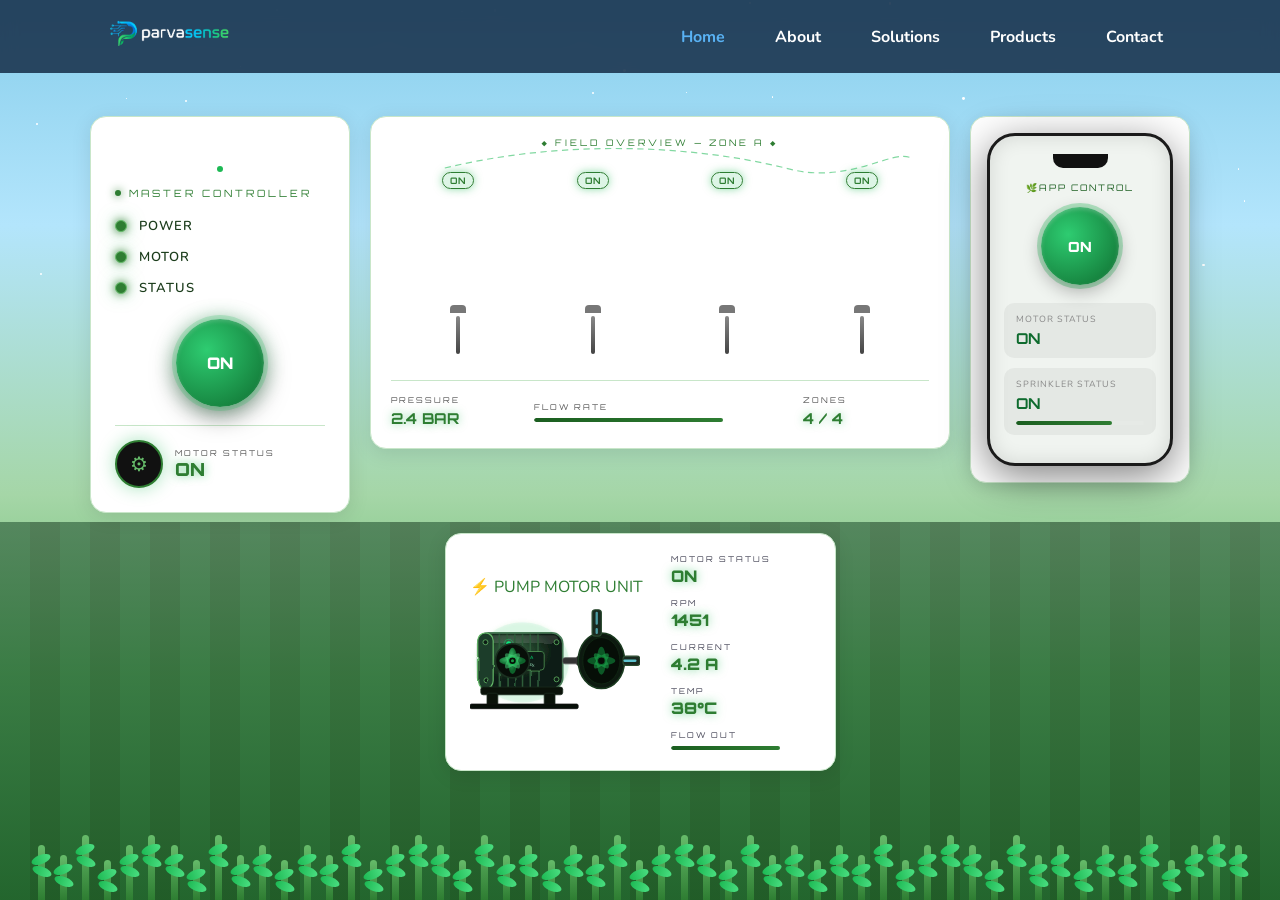
<file: demo.html>
<!DOCTYPE html>
<html lang="en">
<head>
<meta charset="UTF-8">
<meta name="viewport" content="width=device-width, initial-scale=1.0">
<title>Parvasense Agri Solutions</title>
<link rel="icon" href="./favicon.ico">
<link rel="icon" type="image/png" sizes="32x32" href="./favicon-32x32.png">
<link rel="icon" type="image/png" sizes="16x16" href="./favicon-16x16.png">
<link rel="apple-touch-icon" href="./apple-touch-icon.png">
<link rel="manifest" href="./site.webmanifest">

<link rel="stylesheet" href ="./style.css">
<link href="https://fonts.googleapis.com/css2?family=Orbitron:wght@400;700;900&family=Exo+2:wght@300;400;600&display=swap" rel="stylesheet">
<style>
:root {
  --green: #2e7d32;
  --dark-green: #1b5e20;
  --light-green: #66bb6a;
  --bg: #e8f5e9;
  --panel: #ffffff;
  --border: #c8e6c9;
  --text: #1b3c1b;
}
  * { margin: 0; padding: 0; box-sizing: border-box; }
  body { background: var(--bg); font-family: 'Exo 2', sans-serif; color: var(--text); min-height: 100vh; overflow-x: hidden; }

  .scene {
    position: relative; width: 100%; min-height: 100vh;
   background: linear-gradient(
    to bottom,
    #87ceeb 0%,
    #b3e5fc 25%,
    #a5d6a7 55%,
    #66bb6a 75%,
    #388e3c 100%
    );
    overflow: hidden; display: flex; flex-direction: column; align-items: center; padding-bottom: 40px;
    padding-top: 64px;
  }

  .stars { position: absolute; top: 0; left: 0; width: 100%; height: 50%; pointer-events: none; }
  .star { position: absolute; background: white; border-radius: 50%; animation: twinkle 2s infinite alternate; }
  @keyframes twinkle { from{opacity:0.2;transform:scale(1)} to{opacity:1;transform:scale(1.4)} }

  .field { position: absolute; bottom: 0; left: 0; right: 0; height: 42%; background: repeating-linear-gradient(90deg,#0e3d1f 0px,#0e3d1f 30px,#0a2a13 30px,#0a2a13 60px); opacity: 0.5; }

  .crops { position: absolute; bottom: 0; left: 0; right: 0; height: 38%; display: flex; align-items: flex-end; justify-content: space-around; padding: 0 30px; pointer-events: none; }
  .crop { width: 7px; height: 55px; background: linear-gradient(to top, #2e7d32, #66bb6a); border-radius: 4px 4px 0 0; position: relative; animation: sway 3s ease-in-out infinite; }
  .crop:nth-child(2n){animation-delay:-0.5s;height:45px}
  .crop:nth-child(3n){animation-delay:-1s;height:65px}
  .crop:nth-child(4n){animation-delay:-1.5s;height:40px}
  .crop::before,.crop::after { content:''; position:absolute; background:linear-gradient(to right,#1db954,#4ade80); border-radius:50%; width:20px; height:9px; }
  .crop::before{top:10px;left:-7px;transform:rotate(-20deg)}
  .crop::after{top:22px;right:-7px;transform:rotate(20deg)}
  @keyframes sway { 0%,100%{transform:rotate(-2deg)} 50%{transform:rotate(2deg)} }

  .header { width:100%; max-width:1140px; padding:16px 20px 0; display:flex; align-items:center; justify-content:flex-end; z-index:10; }

  .ui { position:relative; z-index:10; width:100%; max-width:1140px; padding:20px; display:grid; grid-template-columns:260px 1fr 220px; gap:20px; align-items:start; margin-top:16px; }

  .panel {background: #ffffff; border:1px solid var(--border); border-radius:16px; backdrop-filter:blur(14px); box-shadow: 0 4px 20px rgba(0,0,0,0.1),inset 0 1px 0 rgba(255,255,255,0.04); }

  /* LEFT */
  .controller { padding:24px; }
  .ctrl-title { font-family:'Orbitron',monospace; font-size:10px; letter-spacing:3px; color:var(--green); text-transform:uppercase; margin-bottom:18px; display:flex; align-items:center; gap:8px; }
  .ctrl-title::before { content:''; width:6px; height:6px; background:var(--green); border-radius:50%; box-shadow:0 0 8px var(--green); animation:blink 1s infinite; }
  @keyframes blink { 0%,100%{opacity:1} 50%{opacity:0.2} }

  .wifi-wrap { display:flex; justify-content:center; margin-bottom:14px; }
  .wifi-wrap svg { width:42px; height:32px; }
  .warc { animation:wifiAnim 1.5s ease-in-out infinite; opacity:0; fill:none; stroke:#1db954; stroke-linecap:round; stroke-width:2.4; }
  .warc:nth-child(1){animation-delay:0s} .warc:nth-child(2){animation-delay:0.3s} .warc:nth-child(3){animation-delay:0.6s}
  @keyframes wifiAnim { 0%{opacity:0} 30%{opacity:1} 100%{opacity:0} }

  .status-list { display:flex; flex-direction:column; gap:13px; margin-bottom:22px; }
  .status-item { display:flex; align-items:center; gap:12px; font-size:13px; font-weight:600; letter-spacing:1px; }
  .led { width:12px; height:12px; border-radius:50%; background:#1a1a1a; border:1px solid #333; transition:all 0.4s; flex-shrink:0; }
  .led.on { background:var(--green); box-shadow:0 0 10px var(--green),0 0 20px rgba(29,185,84,0.4); border-color:var(--light-green); }
  .led.pulse.on { animation:ledPulse 1.5s ease-in-out infinite; }
  @keyframes ledPulse { 0%,100%{box-shadow:0 0 10px var(--green),0 0 20px rgba(29,185,84,0.4)} 50%{box-shadow:0 0 20px var(--green),0 0 40px rgba(29,185,84,0.7)} }

  .big-btn-wrap { display:flex; justify-content:center; }
  .big-btn { width:88px; height:88px; border-radius:50%; border:none; cursor:pointer; font-family:'Orbitron',monospace; font-size:16px; font-weight:900; color:#fff; background:radial-gradient(circle at 35% 35%,#2ecc71,#0e6b2e); box-shadow:0 0 0 4px rgba(29,185,84,0.2),0 0 20px rgba(29,185,84,0.4),0 8px 24px rgba(0,0,0,0.5),inset 0 2px 4px rgba(255,255,255,0.2); transition:all 0.3s; }
  .big-btn.off { background:radial-gradient(circle at 35% 35%,#666,#222); box-shadow:0 0 0 4px rgba(100,100,100,0.2),0 8px 24px rgba(0,0,0,0.5); }
  .big-btn:active { transform:scale(0.95); }
  .big-btn.on { animation:btnGlow 2s ease-in-out infinite; }
  @keyframes btnGlow {
    0%,100%{box-shadow:0 0 0 4px rgba(29,185,84,0.2),0 0 20px rgba(29,185,84,0.4),0 8px 24px rgba(0,0,0,0.5)}
    50%{box-shadow:0 0 0 8px rgba(29,185,84,0.3),0 0 40px rgba(29,185,84,0.7),0 8px 24px rgba(0,0,0,0.5)}
  }

  .motor-row { display:flex; align-items:center; gap:12px; margin-top:18px; padding-top:14px; border-top:1px solid var(--border); }
  .motor-icon { width:48px; height:48px; border-radius:50%; background:#111; border:2px solid #333; display:flex; align-items:center; justify-content:center; font-size:20px;  color: #66bb6a; transition:all 0.4s; }
  .motor-icon.spin { border-color:var(--green); box-shadow:0 0 18px rgba(29,185,84,0.4); animation:motorSpin 1.8s linear infinite; }
  @keyframes motorSpin { from{transform:rotate(0deg)} to{transform:rotate(360deg)} }
  .motor-lbl { font-family:'Orbitron',monospace; font-size:8px; letter-spacing:2px; color:#555; }
  .motor-val { font-family:'Orbitron',monospace; font-size:18px; font-weight:900; color:#333; transition:all 0.4s; }
  .motor-val.on { color:var(--green); text-shadow:0 0 10px rgba(29,185,84,0.6); }

  /* CENTER */
  .field-panel { padding:20px; }
  .field-title { font-family:'Orbitron',monospace; font-size:9px; letter-spacing:3px; color:var(--green); margin-bottom:14px; text-align:center; }
  .sprinklers { display:flex; justify-content:space-around; align-items:flex-end; height:200px; position:relative; padding-bottom:8px; }
  .sig-svg { position:absolute; top:-24px; left:0; width:100%; height:40px; pointer-events:none; }
  .sig-arc { fill:none; stroke:rgba(29,185,84,0.55); stroke-width:1.2; stroke-dasharray:7 5; animation:sigFlow 2s linear infinite; }
  @keyframes sigFlow { from{stroke-dashoffset:0} to{stroke-dashoffset:-48} }
  .sprinkler-unit { display:flex; flex-direction:column; align-items:center; gap:3px;}
  .spray-svg { width:80px; height:110px; overflow:visible; }
  .water-arc { fill:none; stroke:#29b6f6; stroke-width:1.8; stroke-linecap:round; stroke-dasharray:90; stroke-dashoffset:90; animation:arcSpray 1.3s ease-out infinite; opacity:0; }
  .water-drop {fill:#4fc3f7; animation:dropFall 1.2s ease-in infinite; opacity:0; }
  @keyframes arcSpray { 0%{opacity:0;stroke-dashoffset:90} 25%{opacity:0.9} 80%{opacity:0.5} 100%{opacity:0;stroke-dashoffset:0} }
  @keyframes dropFall { 0%{opacity:0;transform:translateY(0)} 20%{opacity:1} 80%{opacity:0.5} 100%{opacity:0;transform:translateY(14px)} }
  .s-head { width:16px; height:8px; background:#777; border-radius:4px 4px 0 0; }
  .s-pole { width:4px; height:38px; background:linear-gradient(to bottom,#888,#444); border-radius:2px; }
  .on-badge { font-family:'Orbitron',monospace; font-size:9px; font-weight:700; padding:2px 7px; border-radius:10px; letter-spacing:1px; background:rgba(29,185,84,0.15); color:var(--green); border:1px solid var(--green); opacity:0; transition:opacity 0.4s; }
  .on-badge.active { opacity:1; box-shadow:0 0 8px rgba(29,185,84,0.5); animation:badgePulse 1.5s ease-in-out infinite; }
  @keyframes badgePulse { 0%,100%{box-shadow:0 0 8px rgba(29,185,84,0.5)} 50%{box-shadow:0 0 16px rgba(29,185,84,0.9)} }

  .stats-row { display:flex; gap:16px; align-items:center; margin-top:18px; padding-top:14px; border-top:1px solid var(--border); }
  .stat { flex:1; }
  .stat-lbl { font-family:'Orbitron',monospace; font-size:8px; letter-spacing:2px; color:#555; margin-bottom:4px; }
  .stat-val { font-family:'Orbitron',monospace; font-size:15px; font-weight:700; color:#333; transition:all 0.4s; }
  .stat-val.on { color:var(--green); text-shadow:0 0 8px rgba(29,185,84,0.5); }
  .flow-bar { height:4px; background:rgba(255,255,255,0.08); border-radius:2px; margin-top:6px; overflow:hidden; }
  .flow-fill { height:100%; background:linear-gradient(to right,var(--dark-green),var(--green)); border-radius:2px; width:0; transition:width 1s ease; }

  /* RIGHT */
  .phone-panel { padding:16px; }
  .phone-frame { background:#f0f4f0; border-radius:28px; padding:18px 14px; border:3px solid #1a1a1a; box-shadow:inset 0 0 20px rgba(0,0,0,0.12),0 10px 40px rgba(0,0,0,0.5); }
  .phone-notch { width:55px; height:14px; background:#111; border-radius:0 0 10px 10px; margin:0 auto 14px; }
  .app-title { font-family:'Orbitron',monospace; font-size:9px; letter-spacing:2px; color:var(--dark-green); text-align:center; margin-bottom:14px; display:flex; align-items:center; justify-content:center; gap:5px; }
  .phone-btn-wrap { display:flex; justify-content:center; margin-bottom:18px; }
  .phone-btn { width:78px; height:78px; border-radius:50%; border:none; cursor:pointer; font-family:'Orbitron',monospace; font-size:14px; font-weight:900; color:#fff; background:radial-gradient(circle at 35% 35%,#2ecc71,#0e6b2e); box-shadow:0 6px 18px rgba(0,0,0,0.3),0 0 0 4px rgba(29,185,84,0.3),inset 0 2px 4px rgba(255,255,255,0.25); transition:all 0.3s; position:relative; }
  .phone-btn.off { background:radial-gradient(circle at 35% 35%,#bbb,#888); box-shadow:0 6px 18px rgba(0,0,0,0.3); }
  .phone-btn:active { transform:scale(0.93); }
  .phone-btn.on { animation:phoneBtnGlow 2s ease-in-out infinite; }
  @keyframes phoneBtnGlow { 0%,100%{box-shadow:0 6px 18px rgba(0,0,0,0.3),0 0 0 4px rgba(29,185,84,0.3)} 50%{box-shadow:0 6px 18px rgba(0,0,0,0.3),0 0 0 8px rgba(29,185,84,0.5),0 0 28px rgba(29,185,84,0.4)} }
  .phone-btn.on::after { content:''; position:absolute; inset:-4px; border-radius:50%; border:2px solid rgba(29,185,84,0.4); animation:ripple 1.6s ease-out infinite; opacity:0; }
  @keyframes ripple { 0%{transform:scale(0.9);opacity:0.7} 100%{transform:scale(1.5);opacity:0} }
  .p-stat { background:rgba(0,0,0,0.05); border-radius:10px; padding:10px 12px; margin-bottom:10px; }
  .p-lbl { font-size:9px; letter-spacing:1px; color:#888; text-transform:uppercase; margin-bottom:4px; }
  .p-val { font-family:'Orbitron',monospace; font-size:15px; font-weight:700; color:#aaa; transition:all 0.4s; }
  .p-val.on { color:#0e6b2e; }

  /* ── MOTOR BLOCK ── */
.motor-block {
  background: var(--panel);
  border: 1px solid var(--border);
  border-radius: 16px;
  backdrop-filter: blur(14px);
  padding: 20px 24px;
  display: flex;
  align-items: center;
  gap: 28px;
  box-shadow: 0 4px 20px rgba(0,0,0,0.1),
              inset 0 1px 0 rgba(255,255,255,0.04);
}

.motor-block-title {
  color: var(--green);
}

.m-stat-lbl {
  color: #666;
}

.m-stat-val {
  color: var(--text);
}

.m-stat-val.on {
  color: var(--green);
}

  .big-motor-svg { width:170px; height:124px; flex-shrink:0; }

  .pipe-water-flow { stroke-dasharray:14 7; animation:pipeWaterFlow 0.7s linear infinite; }
  @keyframes pipeWaterFlow { from{stroke-dashoffset:0} to{stroke-dashoffset:-42} }
  .big-rotor { transform-origin:54px 60px; }
  .big-rotor.spin { animation:bigRotorSpin 1.0s linear infinite; }
  @keyframes bigRotorSpin { from{transform:rotate(0deg)} to{transform:rotate(360deg)} }
  .impeller-g { transform-origin:170px 66px; }
  .impeller-g.spin { animation:bigRotorSpin 1.0s linear infinite; }
  .motor-body-group.vibrate { animation:motorVibrate 0.15s ease-in-out infinite alternate; }
  @keyframes motorVibrate { from{transform:translateX(0)} to{transform:translateX(0.8px)} }
  .motor-aura { opacity:0; transition:opacity 0.5s; }
  .motor-aura.on { opacity:1; animation:motorGlowPulse 2s ease-in-out infinite; }
  @keyframes motorGlowPulse { 0%,100%{opacity:0.5} 50%{opacity:1} }
  .bubble { fill:rgba(110,231,250,0.7); animation:bubbleRise 1.4s ease-out infinite; opacity:0; }
  @keyframes bubbleRise { 0%{opacity:0;transform:translateY(0) scale(0.5)} 20%{opacity:0.9} 80%{opacity:0.3} 100%{opacity:0;transform:translateY(-22px) scale(1.2)} }

  .motor-stats { display:flex; flex-direction:column; gap:12px; flex:1; }
  .m-stat-row { display:flex; flex-direction:column; }
  .m-stat-lbl { font-family:'Orbitron',monospace; font-size:8px; letter-spacing:2px; color:#445; margin-bottom:2px; }
  .m-stat-val { font-family:'Orbitron',monospace; font-size:16px; font-weight:900; color:#333; transition:all 0.4s; }
  .m-stat-val.on { color:var(--green); text-shadow:0 0 10px rgba(29,185,84,0.6); }

  .motor-glow-ring-big { position:relative; }
  .motor-glow-ring-big::after {
    content:''; position:absolute; inset:-6px; border-radius:50%;
    border:2px solid rgba(29,185,84,0); pointer-events:none; transition:all 0.4s;
  }
  .motor-glow-ring-big.on::after {
    border-color:rgba(29,185,84,0.5);
    box-shadow:0 0 18px rgba(29,185,84,0.4);
    animation:ringPulseBig 1.8s ease-in-out infinite;
  }
  @keyframes ringPulseBig { 0%,100%{box-shadow:0 0 12px rgba(29,185,84,0.4)} 50%{box-shadow:0 0 28px rgba(29,185,84,0.8)} }

  @media(max-width:768px){
  .ui{grid-template-columns:1fr}
  .motor-block{flex-direction:column}
}

@media (max-width: 380px) {
  .scene { padding-top: 56px; }
  .ui {
    grid-template-columns: 1fr;
    gap: 10px;
    padding: 10px;
  }
  .controller { padding: 14px; }
  .big-btn { width: 60px; height: 60px; font-size: 11px; }
  .sprinklers { height: 130px; }
  .spray-svg { width: 55px; height: 45px; }
  .motor-block { flex-direction: column; padding: 12px; gap: 12px; }
  .big-motor-svg { width: 120px; height: 90px; }
  .phone-btn { width: 55px; height: 55px; font-size: 11px; }
}

@media (min-width: 381px) and (max-width: 430px) {
  .scene { padding-top: 60px; }
  .ui { grid-template-columns: 1fr; gap: 12px; padding: 12px; }
  .big-btn { width: 70px; height: 70px; }
  .sprinklers { height: 160px; }
  .spray-svg { width: 65px; height: 75px; }
  .motor-block { flex-direction: column; padding: 16px; }
  .big-motor-svg { width: 140px; height: 105px; }
  .phone-btn { width: 65px; height: 65px; }
}
</style>
</head>
<body>
<header class="navbar js-navbar">
  <div class="logo">
      <img src="./images/logo.png">
  </div>
  <button class="dashicon">&#9776;</button>
  <button class="xIcon js-hide">&#9747;</button>
  <nav class="menu-items js-menu-items">
      <ul>
          <li><a href="index.html" class="active">Home</a></li>
          <li><a href="index.html#About">About</a></li>
          <li><a href="index.html#Solutions">Solutions</a></li>
          <li><a href="index.html#products">Products</a></li>
          <li><a href="contact.html">Contact</a></li>
      </ul>
  </nav>
</header>

<div class="scene">
  <div class="stars" id="stars"></div>
  <div class="field"></div>
  <div class="crops" id="crops"></div>

  <div class="header"></div>

  <div class="ui">
    <!-- LEFT -->
    <div class="panel controller">
      <div class="wifi-wrap">
        <svg viewBox="0 0 42 32" xmlns="http://www.w3.org/2000/svg">
          <circle cx="21" cy="28" r="3" fill="#1db954"/>
          <path class="warc" d="M13 21 Q21 15 29 21"/>
          <path class="warc" d="M6 14 Q21 5 36 14"/>
          <path class="warc" d="M1 7 Q21 -4 41 7"/>
        </svg>
      </div>
      <div class="ctrl-title">Master Controller</div>
      <div class="status-list">
        <div class="status-item"><div class="led on" id="led-pwr"></div> POWER</div>
        <div class="status-item"><div class="led on pulse" id="led-mot"></div> MOTOR</div>
        <div class="status-item"><div class="led on" id="led-sta"></div> STATUS</div>
      </div>
      <div class="big-btn-wrap">
        <button class="big-btn on" id="mainBtn" onclick="toggleSystem()">ON</button>
      </div>
      <div class="motor-row">
        <div class="motor-icon spin" id="mIcon">⚙</div>
        <div>
          <div class="motor-lbl">MOTOR STATUS</div>
          <div class="motor-val on" id="mVal">ON</div>
        </div>
      </div>
    </div>

    <!-- CENTER -->
    <div class="panel field-panel">
      <div class="field-title">◆ FIELD OVERVIEW — ZONE A ◆</div>
      <div class="sprinklers" id="sprinklers">
        <svg class="sig-svg" viewBox="0 0 600 40" preserveAspectRatio="none">
          <path class="sig-arc" d="M60,30 C180,4 320,4 440,30 C510,48 560,10 580,20"/>
        </svg>
      </div>
      <div class="stats-row">
        <div class="stat"><div class="stat-lbl">PRESSURE</div><div class="stat-val on" id="statPres">2.4 BAR</div></div>
        <div class="stat" style="flex:2"><div class="stat-lbl">FLOW RATE</div><div class="flow-bar"><div class="flow-fill" id="flowFill" style="width:75%"></div></div></div>
        <div class="stat"><div class="stat-lbl">ZONES</div><div class="stat-val on" id="statZones">4 / 4</div></div>
      </div>
    </div>

    <!-- RIGHT -->
    <div class="panel phone-panel">
      <div class="phone-frame">
        <div class="phone-notch"></div>
        <div class="app-title">🌿APP CONTROL</div>
        <div class="phone-btn-wrap">
          <button class="phone-btn on" id="phoneBtn" onclick="toggleSystem()">ON</button>
        </div>
        <div class="p-stat"><div class="p-lbl">Motor Status</div><div class="p-val on" id="pMotor">ON</div></div>
        <div class="p-stat">
          <div class="p-lbl">Sprinkler Status</div>
          <div class="p-val on" id="pSpray">ON</div>
          <div class="flow-bar" style="margin-top:8px"><div class="flow-fill" id="pFlow" style="width:75%"></div></div>
        </div>
      </div>
    </div>
  </div>

  <!-- ── MOTOR BLOCK ── -->
  <div class="motor-overlay">
    <div class="motor-block">
      <div>
        <div class="motor-block-title">⚡ PUMP MOTOR UNIT</div>
        <svg class="big-motor-svg" viewBox="0 0 220 130" xmlns="http://www.w3.org/2000/svg">
          <defs>
            <radialGradient id="mbg" cx="40%" cy="35%">
              <stop offset="0%" stop-color="#3a6b45"/>
              <stop offset="100%" stop-color="#0b1a12"/>
            </radialGradient>
            <radialGradient id="rg" cx="40%" cy="40%">
              <stop offset="0%" stop-color="#4ade80"/>
              <stop offset="100%" stop-color="#0e6b2e"/>
            </radialGradient>
            <filter id="mglow">
              <feGaussianBlur stdDeviation="3" result="blur"/>
              <feMerge><feMergeNode in="blur"/><feMergeNode in="SourceGraphic"/></feMerge>
            </filter>
            <filter id="heatDistort">
                <feTurbulence type="turbulence" baseFrequency="0.02" numOctaves="2" result="turb"/>
                <feDisplacementMap in="SourceGraphic" in2="turb" scale="2"/>
            </filter>
          </defs>

          <ellipse class="motor-aura on" id="motorAura" cx="68" cy="68" rx="60" ry="52" fill="rgba(29,185,84,0.08)" filter="url(#mglow)"/>

        <g class="motor-body-group vibrate" id="motorBodyGroup" filter="url(#heatDistort)">
        <rect x="10" y="30" width="110" height="72" rx="14" fill="url(#mbg)" stroke="#4a7c59" stroke-width="2.2"/>
        <rect x="14" y="33" width="100" height="10" rx="6" fill="rgba(255,255,255,0.12)"/>
        <g stroke="#2f5d3a" stroke-width="2">
            <line x1="28" y1="32" x2="28" y2="100"/>
            <line x1="38" y1="32" x2="38" y2="100"/>
            <line x1="48" y1="32" x2="48" y2="100"/>
            <line x1="58" y1="32" x2="58" y2="100"/>
            <line x1="68" y1="32" x2="68" y2="100"/>
            <line x1="78" y1="32" x2="78" y2="100"/>
            <line x1="88" y1="32" x2="88" y2="100"/>
        </g>
        <rect x="10" y="30" width="20" height="72" rx="10" fill="#1f3d2b" stroke="#66bb6a" stroke-width="1.5"/>
        <circle cx="20" cy="42" r="3.2" fill="#0f1f14" stroke="#66bb6a"/>
        <circle cx="20" cy="90" r="3.2" fill="#0f1f14" stroke="#66bb6a"/>
        <circle cx="112" cy="42" r="3.2" fill="#0f1f14" stroke="#66bb6a"/>
        <circle cx="112" cy="90" r="3.2" fill="#0f1f14" stroke="#66bb6a"/>
        <rect x="42" y="54" width="54" height="24" rx="4" fill="#0b1a12" stroke="#66bb6a" stroke-width="0.8"/>
        <text x="69" y="64" text-anchor="middle" font-family="Orbitron,monospace" font-size="6" fill="#00ff88" letter-spacing="2">PARVA</text>
        <text x="69" y="73" text-anchor="middle" font-family="Orbitron,monospace" font-size="5" fill="#a7f3d0">MOTOR-3X</text>
        <circle cx="50" cy="44" r="3.2" fill="#00ff88">
            <animate attributeName="opacity" values="1;0.3;1" dur="1s" repeatCount="indefinite"/>
        </circle>
        <circle cx="50" cy="44" r="7" fill="none" stroke="#00ff88" stroke-width="1" opacity="0.4">
            <animate attributeName="r" values="5;9;5" dur="1s" repeatCount="indefinite"/>
            <animate attributeName="opacity" values="0.5;0;0.5" dur="1s" repeatCount="indefinite"/>
        </circle>
        </g>
          <circle cx="55" cy="66" r="22" fill="#080f09" stroke="#1a3020" stroke-width="2"/>
          <g class="big-rotor spin" id="bigRotor">
            <ellipse cx="55" cy="66" rx="17" ry="6" fill="url(#rg)" opacity="0.9"/>
            <ellipse cx="55" cy="66" rx="6" ry="17" fill="url(#rg)" opacity="0.9"/>
            <ellipse cx="55" cy="66" rx="13" ry="5" fill="#4ade80" opacity="0.5" transform="rotate(45 55 66)"/>
            <ellipse cx="55" cy="66" rx="5" ry="13" fill="#4ade80" opacity="0.5" transform="rotate(45 55 66)"/>
            <circle cx="55" cy="66" r="5" fill="#060e07" stroke="#1db954" stroke-width="1.5"/>
            <circle cx="55" cy="66" r="2" fill="#1db954"><animate attributeName="opacity" values="1;0.4;1" dur="0.6s" repeatCount="indefinite"/></circle>
          </g>
          <rect x="120" y="62" width="22" height="8" rx="3" fill="#333" stroke="#555" stroke-width="1"/>
          <rect x="138" y="60" width="6" height="12" rx="2" fill="#222" stroke="#444" stroke-width="0.8"/>
          <ellipse cx="170" cy="66" rx="30" ry="36" fill="#0d1a10" stroke="#1a3a1f" stroke-width="2"/>
          <ellipse cx="170" cy="66" rx="24" ry="30" fill="#060e07" stroke="#122a14" stroke-width="1"/>
          <g class="impeller-g spin" id="impeller">
            <ellipse cx="170" cy="66" rx="18" ry="6" fill="#0e6b2e" opacity="0.8"/>
            <ellipse cx="170" cy="66" rx="6" ry="18" fill="#0e6b2e" opacity="0.8"/>
            <ellipse cx="170" cy="66" rx="13" ry="5" fill="#1db954" opacity="0.5" transform="rotate(45 170 66)"/>
            <ellipse cx="170" cy="66" rx="5" ry="13" fill="#1db954" opacity="0.5" transform="rotate(45 170 66)"/>
            <circle cx="170" cy="66" r="5" fill="#050c06" stroke="#0e6b2e" stroke-width="1.5"/>
          </g>
          <rect x="198" y="60" width="22" height="12" rx="4" fill="#1a2a1f" stroke="#2a4a2f" stroke-width="1.5"/>
          <line class="pipe-water-flow" id="pipeFlow1" x1="200" y1="66" x2="218" y2="66" stroke="#6ee7fa" stroke-width="3" stroke-linecap="round" opacity="0.8"/>
          <circle class="bubble" cx="210" cy="58" r="3" style="animation-delay:0s"/>
          <circle class="bubble" cx="216" cy="54" r="2" style="animation-delay:0.4s"/>
          <circle class="bubble" cx="204" cy="56" r="2.5" style="animation-delay:0.7s"/>
          <rect x="158" y="0" width="12" height="34" rx="4" fill="#1a2a1f" stroke="#2a4a2f" stroke-width="1.5"/>
          <line class="pipe-water-flow" x1="164" y1="4" x2="164" y2="30" stroke="#6ee7fa" stroke-width="3" stroke-linecap="round" opacity="0.6" style="animation-direction:reverse"/>
          <rect x="14" y="100" width="106" height="10" rx="3" fill="#0a1209" stroke="#1a2a1f" stroke-width="1"/>
          <rect x="22" y="108" width="14" height="16" rx="2" fill="#0a1209" stroke="#1a2a1f" stroke-width="1"/>
          <rect x="96" y="108" width="14" height="16" rx="2" fill="#0a1209" stroke="#1a2a1f" stroke-width="1"/>
          <rect x="0" y="122" width="140" height="6" rx="2" fill="#060e07" stroke="#111" stroke-width="1"/>
        </svg>
      </div>

      <div class="motor-stats">
        <div class="m-stat-row">
          <div class="m-stat-lbl">MOTOR STATUS</div>
          <div class="m-stat-val on" id="bigMotorStatus">ON</div>
        </div>
        <div class="m-stat-row">
          <div class="m-stat-lbl">RPM</div>
          <div class="m-stat-val on" id="rpmVal">1450</div>
        </div>
        <div class="m-stat-row">
          <div class="m-stat-lbl">CURRENT</div>
          <div class="m-stat-val on" id="currentVal">4.2 A</div>
        </div>
        <div class="m-stat-row">
          <div class="m-stat-lbl">TEMP</div>
          <div class="m-stat-val on" id="tempVal">38°C</div>
        </div>
        <div class="m-stat-row">
          <div class="m-stat-lbl">FLOW OUT</div>
          <div class="flow-bar" style="width:140px;margin-top:4px"><div class="flow-fill" id="motorFlow" style="width:78%"></div></div>
        </div>
      </div>
    </div>
  </div>

</div>

<script>
// Stars
const starsEl = document.getElementById('stars');
for (let i = 0; i < 70; i++) {
  const s = document.createElement('div');
  s.className = 'star';
  const sz = Math.random()*2+1;
  Object.assign(s.style,{width:sz+'px',height:sz+'px',left:Math.random()*100+'%',top:Math.random()*100+'%',animationDelay:Math.random()*3+'s',animationDuration:(1.5+Math.random()*2)+'s'});
  starsEl.appendChild(s);
}

// Crops
const cropsEl = document.getElementById('crops');
for (let i = 0; i < 55; i++) cropsEl.appendChild(Object.assign(document.createElement('div'),{className:'crop'}));

// Build sprinklers
const box = document.getElementById('sprinklers');
const N = 4;
for (let i = 0; i < N; i++) {
  const unit = document.createElement('div'); unit.className='sprinkler-unit';
  const badge = document.createElement('div'); badge.className='on-badge active'; badge.id='badge-'+i; badge.textContent='ON';
  const ns='http://www.w3.org/2000/svg';
  const svg = document.createElementNS(ns,'svg'); svg.setAttribute('viewBox','0 0 80 110'); svg.setAttribute('class','spray-svg'); svg.id='svg-'+i;
  [{d:'M40,100 Q14,68 4,38',del:'0s'},{d:'M40,100 Q18,56 14,20',del:'0.2s'},{d:'M40,100 Q30,48 27,8',del:'0.4s'},{d:'M40,100 Q50,48 53,8',del:'0.1s'},{d:'M40,100 Q62,56 66,20',del:'0.3s'},{d:'M40,100 Q66,68 76,38',del:'0.5s'}].forEach(a=>{
    const p=document.createElementNS(ns,'path'); p.setAttribute('d',a.d); p.setAttribute('class','water-arc'); p.style.animationDelay=a.del; p.style.animationDuration=(1.1+Math.random()*0.4)+'s'; svg.appendChild(p);
  });
  [[6,36],[15,20],[28,6],[52,6],[65,20],[74,36]].forEach(([x,y],j)=>{
    const el=document.createElementNS(ns,'ellipse'); el.setAttribute('cx',x); el.setAttribute('cy',y); el.setAttribute('rx','2.2'); el.setAttribute('ry','3.2'); el.setAttribute('class','water-drop'); el.style.animationDelay=(j*0.18)+'s'; el.style.animationDuration=(1.0+Math.random()*0.4)+'s'; svg.appendChild(el);
  });
  const head=document.createElement('div'); head.className='s-head';
  const pole=document.createElement('div'); pole.className='s-pole';
  unit.append(badge,svg,head,pole); box.appendChild(unit);
}

// RPM flicker
let rpmInterval;
function startRPM() { rpmInterval = setInterval(()=>{ document.getElementById('rpmVal').textContent=(1450+Math.floor(Math.random()*20-10)); },500); }
function stopRPM() { clearInterval(rpmInterval); document.getElementById('rpmVal').textContent='0'; }
startRPM();

// Toggle
let isOn = true;
function setEl(id,cls,txt) { const el=document.getElementById(id); if(cls!==null)el.className=cls; if(txt!==null)el.textContent=txt; }

function toggleSystem() {
  isOn = !isOn; const on = isOn;

  setEl('mainBtn',`big-btn ${on?'on':'off'}`,on?'ON':'OFF');
  setEl('phoneBtn',`phone-btn ${on?'on':'off'}`,on?'ON':'OFF');
  document.getElementById('led-mot').className='led'+(on?' on pulse':'');
  document.getElementById('led-sta').className='led'+(on?' on':'');
  setEl('mIcon',`motor-icon ${on?'spin':''}`,null);
  setEl('mVal',`motor-val ${on?'on':''}`,on?'ON':'OFF');
  setEl('pMotor',`p-val ${on?'on':''}`,on?'ON':'OFF');
  setEl('pSpray',`p-val ${on?'on':''}`,on?'ON':'OFF');
  setEl('statPres',`stat-val ${on?'on':''}`,on?'2.4 BAR':'0.0 BAR');
  setEl('statZones',`stat-val ${on?'on':''}`,on?'4 / 4':'0 / 4');
  document.getElementById('flowFill').style.width=on?'75%':'0%';
  document.getElementById('pFlow').style.width=on?'75%':'0%';

  document.getElementById('bigRotor').className=`big-rotor ${on?'spin':''}`;
  document.getElementById('bigRotor').style.animationPlayState=on?'running':'paused';
  document.getElementById('impeller').className=`impeller-g ${on?'spin':''}`;
  document.getElementById('impeller').style.animationPlayState=on?'running':'paused';
  document.getElementById('motorBodyGroup').className=`motor-body-group ${on?'vibrate':''}`;
  document.getElementById('motorAura').className=`motor-aura ${on?'on':''}`;
  setEl('bigMotorStatus',`m-stat-val ${on?'on':''}`,on?'ON':'OFF');
  setEl('currentVal',`m-stat-val ${on?'on':''}`,on?'4.2 A':'0.0 A');
  setEl('tempVal',`m-stat-val ${on?'on':''}`,on?'38°C':'25°C');
  document.getElementById('motorFlow').style.width=on?'78%':'0%';
  document.getElementById('pipeFlow1').style.animationPlayState=on?'running':'paused';
  if(on) startRPM(); else stopRPM();

  for(let i=0;i<N;i++){
    const badge=document.getElementById('badge-'+i); badge.className=`on-badge ${on?'active':''}`; badge.textContent=on?'ON':'OFF';
    document.getElementById('svg-'+i).querySelectorAll('.water-arc,.water-drop').forEach(el=>{ el.style.animationPlayState=on?'running':'paused'; if(!on)el.style.opacity='0'; });
  }
}
</script>
<!--................js file ..................  -->
<script src="./index.js"></script>
</body>
</html>
</file>
<file: style.css>
@import url('https://fonts.googleapis.com/css2?family=Nunito:ital,wght@0,200..1000;1,200..1000&display=swap');

*{
    margin: 0;
    padding: 0;
    box-sizing: border-box;
    font-family: 'Nunito', sans-serif;
}

html{
  scroll-behavior: smooth;
}

body{
    background: #eff2ff;
}

/* Navbar */
.navbar{
    position: fixed;
    top: 0;
    left: 0;
    width: 100%;
    padding: 1px 8%;
    background-color: #0B1F3A;
    background: rgba(11, 31, 58, 0.79);
    backdrop-filter: blur(8px);
    display: flex;
    justify-content: space-between;
    align-items: center;
    color: #fff;
    z-index: 100;
}

.navbar.sticky {
  box-shadow: 0 2px 10px rgba(0,0,0,0.3);
}

/* Logo */
.logo img{
    height: 65px;
    width: auto;
}

/* Menu */
.menu-items ul{
    list-style: none;
    display: flex;
    gap: 20px;
    align-items: center;
}

.menu-items li a{
    text-decoration: none;
    color: #fff;
    padding: 10px 15px;
    font-size: clamp(1rem, 1.25vw, 1.5rem);
    font-weight: bold;
    border-radius: 5px;
    transition: all 0.3s ease;
}

.menu-items a:hover,
.menu-items a.active{
    color:#59B2F4;
}

.menu-items a:hover{
    /*background: rgb(104, 104, 104);*/
    background: rgba(255,255,255,0.1);
}

/* Icons */
.xIcon,
.dashicon{
    background: none;
    color: #fff;
    border: none;
    font-size: clamp(1rem, 5vw, 1.75rem);
    font-weight: bold;
    cursor: pointer;
    display: none;
}


/*.home {
    background: linear-gradient(rgba(0,0,0,0.75), rgba(0,0,0,0.3)),
                url("./images/psbg3.png") no-repeat center center;
    background-size: cover;
    background-attachment: fixed;
    background-repeat: no-repeat;

    display: flex;
    align-items: center;
    height: 100vh;
    padding: 0 120px;
    color: #ffffff;
}*/

.home {
    position: relative;

    background:
        linear-gradient(
            to right,
            rgba(25, 35, 55, 0.70) 0%,   /* neutral dark */
            rgba(55, 50, 45, 0.50) 40%,  /* slightly warm gray */
            rgba(70, 65, 60, 0.25) 70%,  /* soft warm tint */
            rgba(90, 85, 80, 0.10) 100%   /* very light fade */
        ),
        url("./images/psbg5.jpg") no-repeat center center;

    background-size: cover;
    background-attachment: fixed;

    display: flex;
    align-items: center;
    height: 100vh;
    padding: 0 120px;

    color: #f5f5f5;

    filter: saturate(0.85) contrast(1.05) brightness(0.95);
}

.main {
    max-width: 600px;
}

.main h1 {
    font-size: 48px;
    font-weight: 700;
    margin-bottom: 20px;
    margin-top: 70px;
    opacity: 100%;
}

.main h4 {
    font-size: 20px;
     color: #74a84a;
    text-shadow: 0 2px 10px rgba(0,0,0,0.7);
    margin-bottom: 15px;
}

.main p {
    font-size: 16px;
    color: #d0d8e8;
    line-height: 1.7;
    font-weight: 400;
}

.main h1, .main h4, .main p {
    text-shadow: 0 2px 8px rgba(0,0,0,0.6);
}

.cta {
    margin-top: 25px;
    padding: 12px 45px;
    background: transparent;
    color: #ffffff;
    border: 2px solid #ffffff;
    border-radius: 8px;
    cursor: pointer;
    font-size: 16px;
    font-weight: 500;
    backdrop-filter: blur(4px);
    transition: all 0.3s ease;
}

.cta:hover {
    background: #74a84a;
    border-color: #74a84a;
    box-shadow: 0 4px 15px rgba(0, 230, 118, 0.4);
}

/* ======================================================== **all buttons** ========================================================== */

.btn{
  display: inline-block;
   padding: 0.8rem 1.8rem; 
  background: #59B2F4;
  border-radius: 2rem;
  box-shadow: 0 0 0.6rem #59B2F4;
  font-size: clamp(1rem, 1.2vw, 1.3rem);
  color: #191f36;
  letter-spacing: 0.05rem;
  text-decoration: none;
  border: none;
  font-weight: 600;
  transition: 0.3s ease;
  width: fit-content;  
}

.btn:hover{
  transform: translateY(-3px) scale(1.03);
  box-shadow: 0 0 1rem #59B2F4;
}

/* ===================================================== **about section** ============================================================*/

.about{ 
  height: auto;
  width: 100%;
  display: flex;
  justify-content: space-between;   
  align-items: center;
  gap: 3rem;
  background: #eff2ff;
  color: #242a56;
  padding: 8rem 8%;                
  overflow: hidden;
  flex-wrap: wrap;               
}

.about-img{
  flex: 1;
  display: flex;
  justify-content: center;
  align-items: center;
}

.about-img img{
  width: 100%;
  max-width: 420px;
  border-radius: 20px;
  object-fit: cover;
  box-shadow: 0 10px 30px rgba(0,0,0,0.2);
  transition: 0.4s ease;
}

.about-img img:hover{
  transform: scale(1.03);
}

.heading{
  text-align: center;
  color: #74a84a;
  font-size: clamp(2rem, 4vw, 4.5rem);
}

.highlight-3{
  font-size: clamp(2rem, 4vw, 4.5rem);
  color: #59B2F4;
}

.about-content{
  flex: 1;
}

.about-content h2{
  text-align: left;
  line-height: 1.2;
}

.about-content h3{
  color: #242a56;
  font-size: clamp(1.5rem, 3vw, 2.6rem);
}

.about-content p{
  font-size: clamp(0.875rem, 1.25vw, 1.6rem);
  margin: .5rem 0 2rem;
}

/* ==================================================== **why parvasense section** ======================================================== */

.why {
  padding: 6rem 8%;
  background: #eff2ff;  
  text-align: center;
}

/* Container */
.why-container {
  display: flex;
  gap: 2rem;
  margin-top: 3rem;
  flex-wrap: wrap;
  justify-content: center;
}

/* Card */
.why-box {
  flex: 1 1 30%;
  background: #262B40;
  padding: 2rem;
  border-radius: 16px;
  border: 2px solid #E0E0E0;
  box-shadow: 0 8px 20px rgba(0,0,0,0.05);
  transition: all 0.3s ease;

  /*animation*/
  animation: fadeUp 1s ease forwards;
  opacity: 0;
}

/* Stagger animation */
.why-box:nth-child(1) { animation-delay: 0.2s; }
.why-box:nth-child(2) { animation-delay: 0.4s; }
.why-box:nth-child(3) { animation-delay: 0.6s; }

/* Hover */
.why-box:hover {
  transform: translateY(-8px);
  border: .2rem solid #59B2F4;
  box-shadow: 0 0 12px rgba(89,178,244,0.6);
}

/* ==================================================== ICONS ==================================================== */

.why-box i {
  font-size: 3rem;
  margin-bottom: 1rem;
  transition: 0.3s;

  /*floating animation */
  animation: float 3s infinite ease-in-out;
}

/* Icon colors (better contrast for light bg section) */
.why-box:nth-child(1) i { color: #4FC3F7; }
.why-box:nth-child(2) i { color: #59B2F4; }
.why-box:nth-child(3) i { color: #4CAF50; }

/* Hover icon effect */
.why-box:hover i {
  transform: scale(1.25);
  text-shadow: 0 0 10px currentColor;
}

/* ==================================================== TEXT ==================================================== */

.why-box h3 {
  font-size: 1.5rem;
  color: #fff;
  margin-bottom: 0.5rem;
}

.why-box p {
  font-size: 0.95rem;
  color: #F8F9FA;
  line-height: 1.6;
}

/* ==================================================== ANIMATIONS ==================================================== */

/* Fade up */
@keyframes fadeUp {
  0% {
    opacity: 0;
    transform: translateY(40px);
  }
  100% {
    opacity: 1;
    transform: translateY(0);
  }
}
/* ========================================================= FLOAT ANIMATION (why and products sections) ========================================================= */
/* Floating */
@keyframes float {
  0%,100% { transform: translateY(0); }
  50% { transform: translateY(-5px); }
}
/* ========================================================= COMMON SECTION STYLE (Solutions + Products) ========================================================= */

.products,
.solutions {
  background: #0f172a;
  padding: 10rem 8%;
  overflow: hidden;
}

/* Section Heading */
.products .heading-4,
.solutions .heading-4,
.why .heading-4 {
  text-align: left;
  margin-bottom: 3rem;
  color: #74a84a;
}

/* Highlight word */
.highlight-4 {
  color: #59B2F4;
}

.why-box,
.product-card,
.solution-card {
  will-change: transform;
}

/* ========================================================= GRID LAYOUT ========================================================= */

.products-container,
.solutions-container {
  display: grid;
  grid-template-columns: repeat(3, 1fr);
  gap: 2rem;
}

/* ========================================================= CARD DESIGN ========================================================= */

.product-card,
.solution-card {
  background: #1e293b;
  padding: 2.5rem 2rem;
  border-radius: 20px;
  text-align: center;
  transition: 0.3s ease;
}

/* Hover effect for cards */
.product-card:hover,
.solution-card:hover {
  transform: translateY(-6px);
  box-shadow: 0 0 20px rgba(89,178,244,0.4);
}

/* ========================================================= ICON STYLING ========================================================= */

.product-card i,
.solution-card i {
  font-size: 3rem;
  margin-bottom: 1rem;
  transition: 0.3s;
  will-change: transform;
}

/* Glow effect on hover */
.product-card:hover i,
.solution-card:hover i {
  text-shadow: 0 0 15px currentColor,
               0 0 30px currentColor;
}

/* ========================================================= TEXT STYLING ========================================================= */

.product-card h4,
.solution-card h4 {
  color: #fff;
  font-size: 1.6rem;
  margin-bottom: 1rem;
}

.product-card p,
.solution-card p {
  color: #cbd5e1;
  font-size: 0.95rem;
  line-height: 1.6;
  margin-bottom: 1.5rem;
}

/* ========================================================= BUTTON (ONLY FOR SOLUTIONS) ========================================================= */

.solution-card a {
  display: inline-block;
  padding: 10px 25px;
  background: #59B2F4;
  color: #0f172a;
  border-radius: 25px;
  text-decoration: none;
  font-size: 0.9rem;
  transition: 0.3s ease;
  box-shadow: 0 0 15px rgba(89,178,244,0.6);
}

.solution-card a:hover {
  box-shadow: 0 0 25px rgba(89,178,244,0.9);
  transform: scale(1.05);
}

/* ========================================================= ICON COLORS ========================================================= */

/* Solutions */
.solutions .solution-card:nth-child(1) i { color: #4FC3F7; } /* Irrigation */
.solutions .solution-card:nth-child(2) i { color: #59B2F4; } /* Automation */
.solutions .solution-card:nth-child(3) i { color: #00E5FF; } /* IoT */

/* Products */
.products .product-card:nth-child(1) i { color: #4CAF50; } /* Fertigation */
.products .product-card:nth-child(2) i { color: #00E5FF; } /* Valve */
.products .product-card:nth-child(3) i { color: #59B2F4; } /* Tank */

/* ========================================================= GLOBAL FLOAT ANIMATION (ALL ICONS) ========================================================= */

/* Apply floating to all icons */
.product-card i,
.solution-card i {
  animation: float 3s infinite ease-in-out;
}

/* ========================================================= SOLUTIONS ANIMATIONS ========================================================= */

/* 🌧 Rain */
@keyframes rain {
  0%,100% { transform: translateY(0); opacity: 1; }
  50% { transform: translateY(8px); opacity: 0.6; }
}
.rain-icon {
  animation: rain 1.5s infinite ease-in-out, float 3s infinite;
}

/* ⚙️ Chip */
@keyframes chip {
  0%,100% { transform: scale(1); }
  50% { transform: scale(1.12); }
}
.chip-icon {
  animation: chip 2s infinite ease-in-out, float 3s infinite;
}

/* 📊 Chart */
@keyframes chart {
  0%,100% { transform: scale(1); opacity: 1; }
  50% { transform: scale(1.15); opacity: 0.7; }
}
.chart-icon {
  animation: chart 1.8s infinite ease-in-out, float 3s infinite;
}

/* ========================================================= RODUCTS ANIMATIONS ========================================================= */

/* 🌱 Growth */
@keyframes grow {
  0%,100% { transform: scale(1); }
  50% { transform: scale(1.2); }
}
.grow-icon {
  animation: grow 2s infinite ease-in-out, float 3s infinite;
}

/* 💧 Drip */
@keyframes drip {
  0%   { transform: translateY(0); opacity: 1; }
  40%  { transform: translateY(10px); opacity: 0.5; }
  100% { transform: translateY(0); opacity: 1; }
}
.drip-icon {
  animation: drip 1.5s infinite ease-in-out, float 3s infinite;
}

/* 📊 Level */
@keyframes level {
  0%,100% { transform: scaleY(1); }
  50% { transform: scaleY(1.3); }
}
.level-icon {
  animation: level 2s infinite ease-in-out, float 3s infinite;
}

/* ========================================================= HOVER BOOST (BOTH SECTIONS) ========================================================= */

.product-card:hover i,
.solution-card:hover i {
  transform: scale(1.25);
  animation-duration: 0.7s;
}

/* ======================================================= **footer section** ======================================================== */

.footer-main{
  display: flex;
  justify-content: space-between;
  align-items: center;
  flex-wrap: wrap;
  padding: 1rem 9%;
  background: #262B40;
}

.footer-contact{
  display: flex;
  justify-content: space-between;
  align-items: center;
  flex-wrap: wrap;
  padding: 1rem 9%;
  background: #191f36;
}

.footer-text{
  color: #fff;
  font-size: clamp(0.5rem, 2vw, 1.6rem);
}

.footer-iconTop{
  display: inline-flex;
  justify-content: center;
  align-items: center;
  padding: .8rem 1rem;
  background: #59B2F4;
  border-radius: .8rem;
  transition: .5s ease;
}

.footer-iconTop a:hover{
  box-shadow: 0 0 1rem #59B2F4;
}

.footer-iconTop a i {
  font-size: clamp(1rem, 2vw, 2.4rem);
  color: #262B40;
}

/* ----------------------------------------------------------------- Main page footer color ----------------------------------------------------------------------*/

.foter-main{
  background: #eff2ff;
  padding: 70px 120px;
}

/* Contact page footer color */
.contact-foter {
  background: #262B40;
  padding: 70px 120px;
}

.foter-col img{
    background: rgba(11, 31, 58, 0.85); /* dark blue glass */
    backdrop-filter: blur(8px);

    border-radius: 14px;

    /* subtle light border for contrast */
    border: 1px solid rgba(255, 255, 255, 0.15);

    /* depth */
    box-shadow: 0 6px 18px rgba(0,0,0,0.4);

    padding: 10px;

    transition: 0.3s ease;
}

/* hover effect */
.foter-col img:hover{
    transform: translateY(-3px);

    box-shadow: 
        0 8px 20px rgba(0,0,0,0.18),
        0 0 10px rgba(116,168,74,0.25); /* slight green glow */
}

.row-f{
    display: flex;
    flex-wrap: wrap;
}
.container-f{
    max-width: 1170px;
    margin: auto;
}
ul{
    list-style: none;
}
.foter-col{
    width: 25%;
    padding: 0 15px;
}

.foter-col h1 {
    font-size: 20px;
    font-weight: 700;
    background: linear-gradient(90deg, #59B2F4, #00E676);
    -webkit-background-clip: text;
    background-clip: text;
    -webkit-text-fill-color: transparent;
    color: transparent;
}

.foter-col h4{
    font-size: 18px;
    color: #242a56;
    text-transform: capitalize;
    margin-bottom: 35px;
    position: relative;
}
.foter-col h4::before{
    content: '';
    position: absolute;
    left: 0;
    bottom: -10px;
    background-color: #e91e63;
    height: 2px;
    box-sizing: border-box;
    width: 50px;
}
.foter-col ul li:not(:last-child){
    margin-bottom: 10px;
}
.foter-col ul li a{
    font-size: 16px;
    text-transform: capitalize;
    text-decoration: none;
    font-weight: 300;
    color: #393a56;
    display: block;
    transition: all 0.3s ease;
}
.foter-col ul li a:hover{
    color: #242a56;
    padding-left: 10px;
}
.foter-col .soc-links a{
    display: inline-block;
    height: 40px;
    width: 40px;
    background-color: rgba(57, 58, 86, 0.2);
    margin: 0 10px 10px 0;
    text-align: center;
    line-height: 40px;
    border-radius: 50%;
    color: #242a56;
}
.foter-col .soc-links a:hover{
    color: #24262b;
    background-color: #F8F9FA;
}
.foter-col-2 p {
    font-weight: 300;
    font-size: 16px;
    color: #393a56;
    padding: 5px 0 8px 0;
}
.foter-col-2 h3{
    font-weight: 600;
    font-style: italic;
    letter-spacing: 1.8px;
    font-size: 17px;
    color: #393a56;
    cursor: pointer;
    transition: all 0.3s ease;
}
.foter-col-2 h3:hover{
    color: #242a56;
    padding-left: 10px;
}
.foter-col-2 i{
    color: #242a56;
    padding-right: 10px;
}
/* response */
@media(max-width:768px){
    .foter-col{
        
        width: 50%;
        margin-bottom: 30px;
    }
}

@media(max-width:574px){
    .foter-col{
        text-align: center;
        width: 100%;
    }
    .foter-col h4{
        font-size: 18px;
        color: #242a56;
        text-transform: capitalize;
        margin-bottom: 35px;
        position: relative;
    }
    .foter-col h4::before{
        content: '';
        position: absolute;
        left: auto;
        bottom: -10px;
        background-color: #e91e63;
        height: 2px;
        box-sizing: border-box;
        width: 75px;
    }
}

/*====================================================== **contact section** ========================================================= */

.contact{
  overflow: hidden;
  background: #0f172a;
  min-height: 650px;
  padding: 5rem 9% 2rem;
}

.contact .js-btn{
  cursor: pointer;
}

.contact h2{
  text-align: center;
  color: #74a84a;
  margin-bottom: .8rem;
}

.contact form{
  max-width: 75rem;
  margin: 1rem auto;
  text-align: center;
  margin-bottom: 3rem;
}

.contact form .input-box{
  display: flex;
  justify-content: space-between;
  flex-wrap: wrap;
}

.contact form .input-field input,
.contact form textarea{
  width: 100%;
  padding:  clamp(1rem, 1.25vw, 1.6rem);
  border:2px solid #59B2F4;
  background: #262B40;
  color: #fff;
  outline: none;
  border-radius: .8rem;
  font-size: clamp(0.875rem, 1.25vw, 1.6rem);
  margin: 0.7rem 0;
}

.contact form .input-field{
  width: 49.5% ;
}

.contact form textarea{
  resize: none;
}

.error-txt{
  color: darkred;
  text-align:start;
  margin: -5px 0 10px;
}


form .textarea-field .error-txt{
  margin-top: -10px;
}

/* ========================================================= */
/* 🌍 GLOBAL RESPONSIVE SETTINGS */
/* ========================================================= */

img{
  max-width: 100%;
  height: auto;
}

/* ========================================================= */
/* 📱 MOBILE (0px – 576px) */
/* ========================================================= */

@media(max-width:576px){

  /* Navbar */
  .navbar{ padding: 5px 5%; }

  .navbar ul{
    display: block;
    width: fit-content;
    margin: 45px auto 0 auto;
    text-align: center;
    transition: 0.5s;
  }

  .navbar ul li{ margin-bottom: 50px; }
  .logo img{ height: 50px; }
  .dashicon{ display: block; }
  .xIcon{ display: block; }
  .js-hide{ display: none; }

  .menu-items{
    height: 0;
    position: absolute;
    top: 55px;
    left: 0;
    right: 0;
    width: 100vw;
    background:#191f36;
    box-shadow: 0 .5rem 1rem rgba(0, 0, 0, .2);
    transition: 0.3s;
    overflow: hidden;
    z-index: 1000;
  }

  .menu-items.active{ height: 400px; }
  .menu-items ul{ flex-direction: column; }
  .menu-items li{ margin: 10px 0; }

  /* Home */
  .home{
    padding: 0 5%;
    text-align: center;
    background-attachment: scroll;
  }

  .main{ max-width: 100%; }
  .main h1{ font-size: 28px; }
  .main h4{ font-size: 16px; }
  .main p{ font-size: 14px; }
  .cta{ padding: 10px 25px; }

  /* About */
  .about{
    flex-direction: column;
    text-align: center;
    padding: 5rem 5%;
    height: auto;
  }

  .about-content h2{ max-width: 280px; }
  .about-content h3{ text-align: left; }
  .about-img img{ width: 90%; }

  /* Solutions & Products */
  .solutions, .products{ padding: 6rem 5%; }
  .solutions-container, .products-container{ grid-template-columns: 1fr; }

  /* Why */
  .why{ padding: 5rem 5%; }
  .why-container{ flex-direction: column; }
  .why-box{ flex: 1 1 100%; }

  /* Footer */
  .foter-main{ padding: 40px 5%; }
  .foter-col{ width: 100%; text-align: center; }

  /* Contact */
  .contact{
    padding: 4rem 5% 2rem;
    min-height: auto;
  }

  .contact h2{ font-size: 1.8rem; }
  .contact form{ width: 100%; }

  .contact form .input-box{
    flex-direction: column;
    gap: 0;
  }

  .contact form .input-field{ width: 100%; }
  .contact form textarea{ height: 120px; }
  .btn{ width: 100%; text-align: center; }
}

/* ========================================================= */
/* 📲 TABLET (577px – 768px) */
/* ========================================================= */

@media(min-width:577px) and (max-width:768px){

  .navbar{ padding: 5px 6%; }
  .dashicon{ display: block; }

  .menu-items{
    position: absolute;
    top: 65px;
    left: -100%;
    width: 100%;
    height: 0;
    background: #0B1F3A;
    text-align: center;
    overflow: hidden;
    transition: 0.3s;
    z-index: 1000;
  }

  .menu-items.active{ height: 350px; left: 0; }
  .menu-items ul{ flex-direction: column; }
  .menu-items ul li{ margin: 8px 0; }

  .logo img{ height: 55px; }

  /* Home */
  .home{ padding: 0 11%; text-align: center; }
  .main h1{ font-size: 34px; }

  /* About */
  .about{ flex-direction: column; padding: 7rem 6%; }
  .about-img img{ max-width: 340px; }

  /* Grid */
  .solutions-container,
  .products-container{ grid-template-columns: repeat(2, 1fr); }

  /* Footer */
  .foter-col{ width: 50%; margin-bottom: 30px; }

  /* Contact */
  .contact{ padding: 4.5rem 6% 2rem; }
  .contact form .input-field{ width: 100%; }
  .contact form .input-box{ flex-direction: column; }
  .contact form textarea{ height: 140px; }
}

/* ========================================================= */
/* 💻 SMALL LAPTOP (769px – 1024px) */
/* ========================================================= */

@media(min-width:769px) and (max-width:1024px){

  .navbar{ padding: 1px 6%; }
  .home{ padding: 0 6%; }
  .main h1{ font-size: 40px; }

  /* About */
  .about{ padding: 8rem 6%; }
  .about-img img{ max-width: 380px; }

  /* Grid */
  .solutions-container,
  .products-container{ grid-template-columns: repeat(2, 1fr); }

  .foter-main{ padding: 8rem 3%; }
  .why-box{ flex: 1 1 45%; }

  /* Contact */
  .contact{ padding: 5rem 6% 2rem; }
  .contact form .input-field{ width: 48%; }
}

/* ========================================================= */
/* 🖥 DESKTOP (1025px – 1440px) */
/* ========================================================= */

@media(min-width:1025px) and (max-width:1440px){

  .navbar{ padding: 1px 8%; }
  .home{ padding: 0 8%; }
  .about{ padding: 10rem 6%; }
  .solutions, .products{ padding: 10rem 8%; }

  /* Contact */
  .contact{ padding: 5rem 8% 2rem; }
}

/* ========================================================= */
/* 🖥 LARGE SCREENS (1441px+) */
/* ========================================================= */

@media(min-width:1441px){

  .navbar{ padding: 1px 10%; }
  .home{ padding: 0 10%; }
  .about{ padding: 10rem 10%; }
  .solutions, .products{ padding: 10rem 10%; }
  .main h1{ font-size: 56px; }
  .main p{ font-size: 18px; }

  /* Contact */
  .contact{ padding: 6rem 10% 2rem; }
  .contact form{ max-width: 85rem; }
}
</file>
